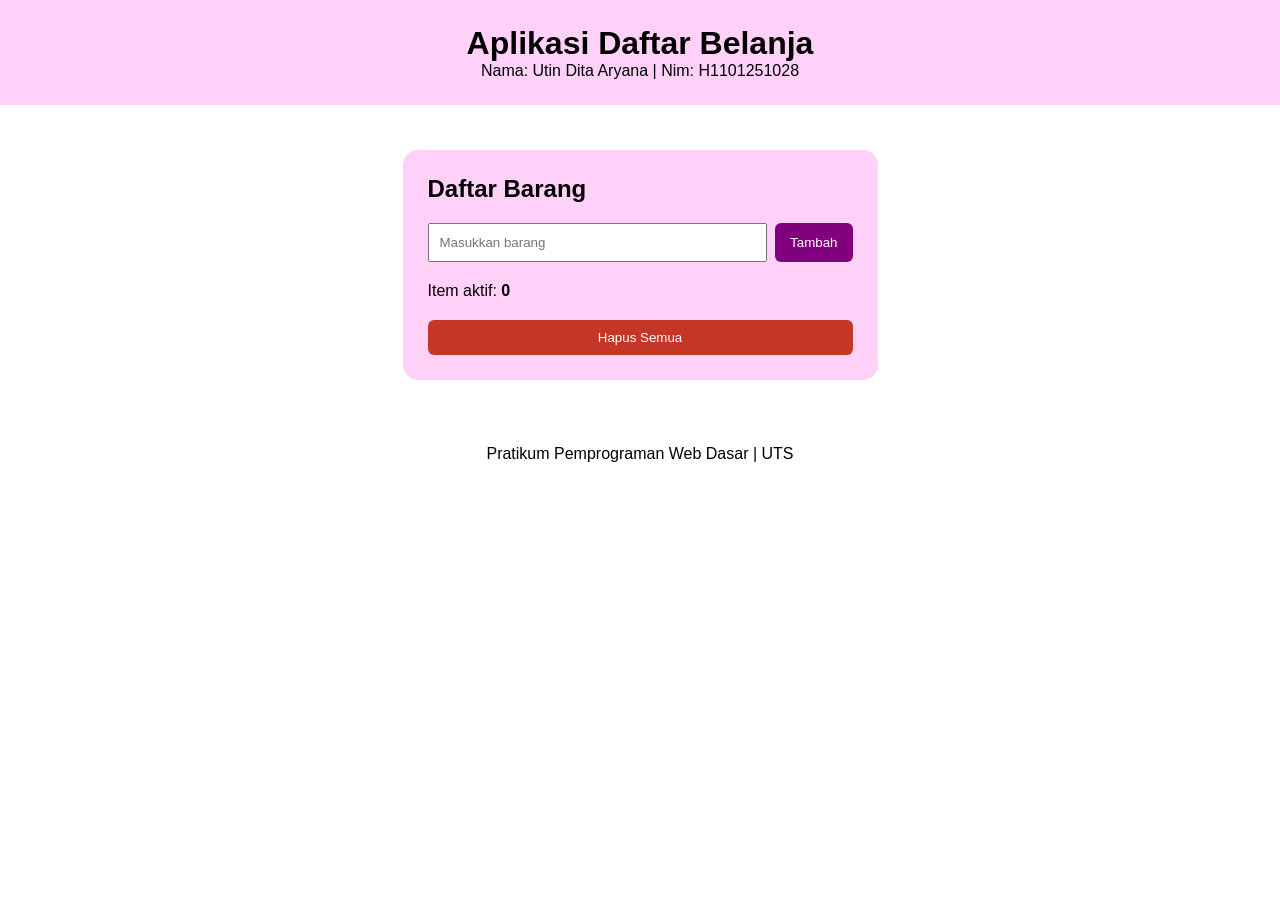
<file: Daftar_Belanja/index.html>
<!DOCTYPE html>
<html lang="id">
<head>
    <meta charset = "UTF-8">
    <meta name= "viewport" content = "width = device-width, initial-scale=1.0">
    <title>Daftar Belanja</title>
    <link rel="stylesheet" href="style.css"
</head>

<Body>

<header class="header">
    <h1>Aplikasi Daftar Belanja</h1>
    <p>Nama: Utin Dita Aryana  |  Nim: H1101251028</p>
</header>

<main>
    <section>
        <h2>Daftar Barang</h2>
         <div class="input">
            <input id="input_nama" placeholder="Masukkan barang">
            <button onclick="tambah_nama()">Tambah</button>
        </div>

        <p>Item aktif: <b id= "count_nama">0</b></p>
        <ul id="list_nama"></ul>

        <button class="hapus" onclick="hapusSemua_barang()">
            Hapus Semua
        </button>
    </section>
</main>

<footer>
    <p>Pratikum Pemprograman Web Dasar | UTS </p>
</footer>

<script>src="script.js"</script>

</Body>
</file>
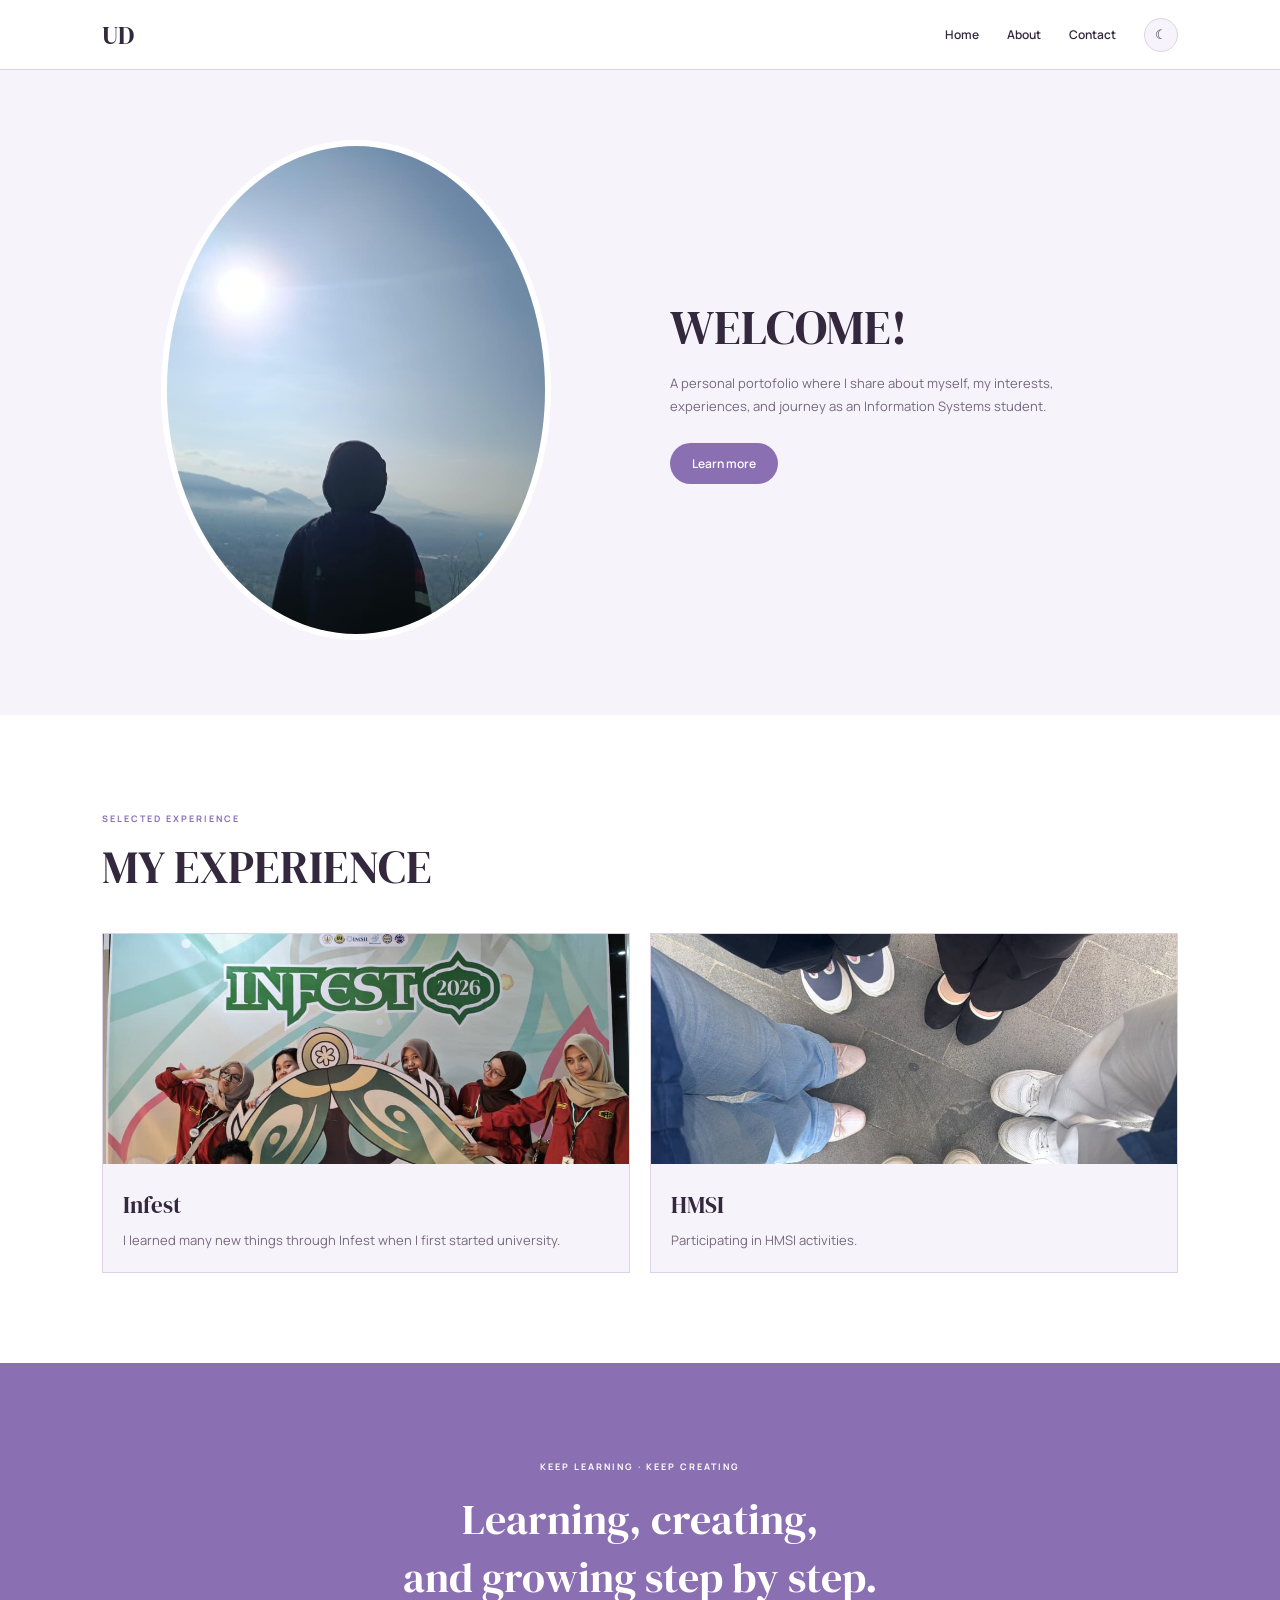
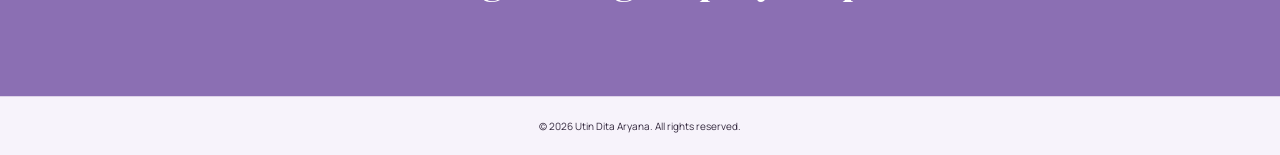
<file: portofolio/index.html>
<!DOCTYPE html>
<html lang="id">
<head>
<meta charset="UTF-8">
<meta name="viewport" content="width=device-width,initial-scale=1">
<title>Utin Dita Aryana | Portfolio</title>
<link rel="stylesheet" href="css/style.css">
</head>

<body>

<nav>
  <a href="index.html" class="logo">UD</a>

  <div class="nav-links">
    <a href="index.html">Home</a>
    <a href="about.html">About</a>
    <a href="contact.html">Contact</a>
    <button id="theme">☾</button>
  </div>
</nav>

<main>

  <section class="hero">

    <div class="hero-image">
      <img src="images/me.jpeg" alt="Foto profil">
    </div>

    <div class="hero-text">

      <h1>WELCOME!</h1>

      <p>
       A personal portofolio where I share about myself, my interests, experiences, 
       and journey as an Information Systems student.
      </p>

      <a href="about.html" class="btn">Learn more</a>

    </div>

  </section>

  <section class="experience">

    <div class="section-top">
      <span class="eyebrow">SELECTED EXPERIENCE</span>
      <h2>MY EXPERIENCE</h2>
    </div>

    <div class="experience-grid">

      <article class="experience-card">
        <img src="images/infest.jpeg" alt="Infest">

        <div class="card-info">
          <h3>Infest</h3>
          <p>I learned many new things through Infest when I first started university.</p>
        </div>
      </article>

      <article class="experience-card">
        <img src="images/HMSI.jpeg" alt="MLT">

        <div class="card-info">
          <h3>HMSI</h3>
          <p>Participating in HMSI activities.</p>
        </div>
      </article>

    </div>

  </section>

  <section class="quote">
    <span>KEEP LEARNING · KEEP CREATING</span>
    <h2>Learning, creating,<br>and growing step by step.</h2>
  </section>

</main>

<footer>© 2026 Utin Dita Aryana. All rights reserved.</footer>

<script src="js/main.js"></script>

</body>
</html>
</file>
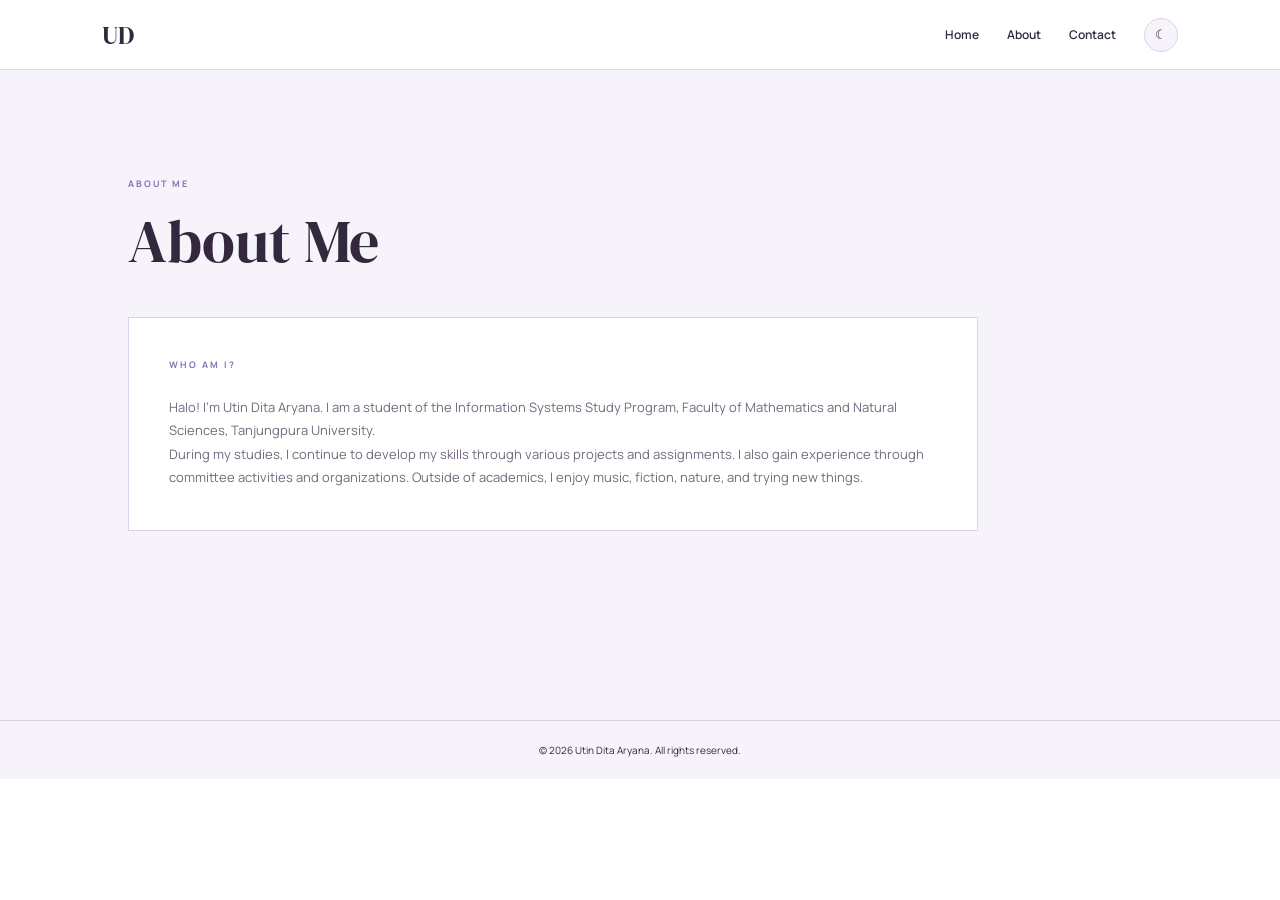
<file: portofolio/about.html>
<!DOCTYPE html>
<html lang="id">
<head>
<meta charset="UTF-8">
<meta name="viewport" content="width=device-width,initial-scale=1">
<title>About | Utin Dita Aryana</title>
<link rel="stylesheet" href="css/style.css">
</head>

<body>
<nav>
  <a href="index.html" class="logo">UD</a>

  <div class="nav-links">
    <a href="index.html">Home</a>
    <a href="about.html">About</a>
    <a href="contact.html">Contact</a>
    <button id="theme">☾</button>
  </div>
</nav>

<main class="page">
  <span class="eyebrow">ABOUT ME</span>
  <h1>About Me</h1>

  <div class="about-box">
    <span class="about-label">WHO AM I?</span>

    <p>
     Halo! I'm Utin Dita Aryana. 
     I am a student of the Information Systems Study Program, 
     Faculty of Mathematics and Natural Sciences, 
     Tanjungpura University.
    </p>

    <p>
      During my studies, I continue to develop my skills through various projects and assignments. 
      I also gain experience through committee activities and organizations. 
      Outside of academics, I enjoy music, fiction, nature, and trying new things.
    </p>
  </div>
</main>

<footer>© 2026 Utin Dita Aryana. All rights reserved.</footer>

<script src="js/main.js"></script>
</body>
</html>
</file>
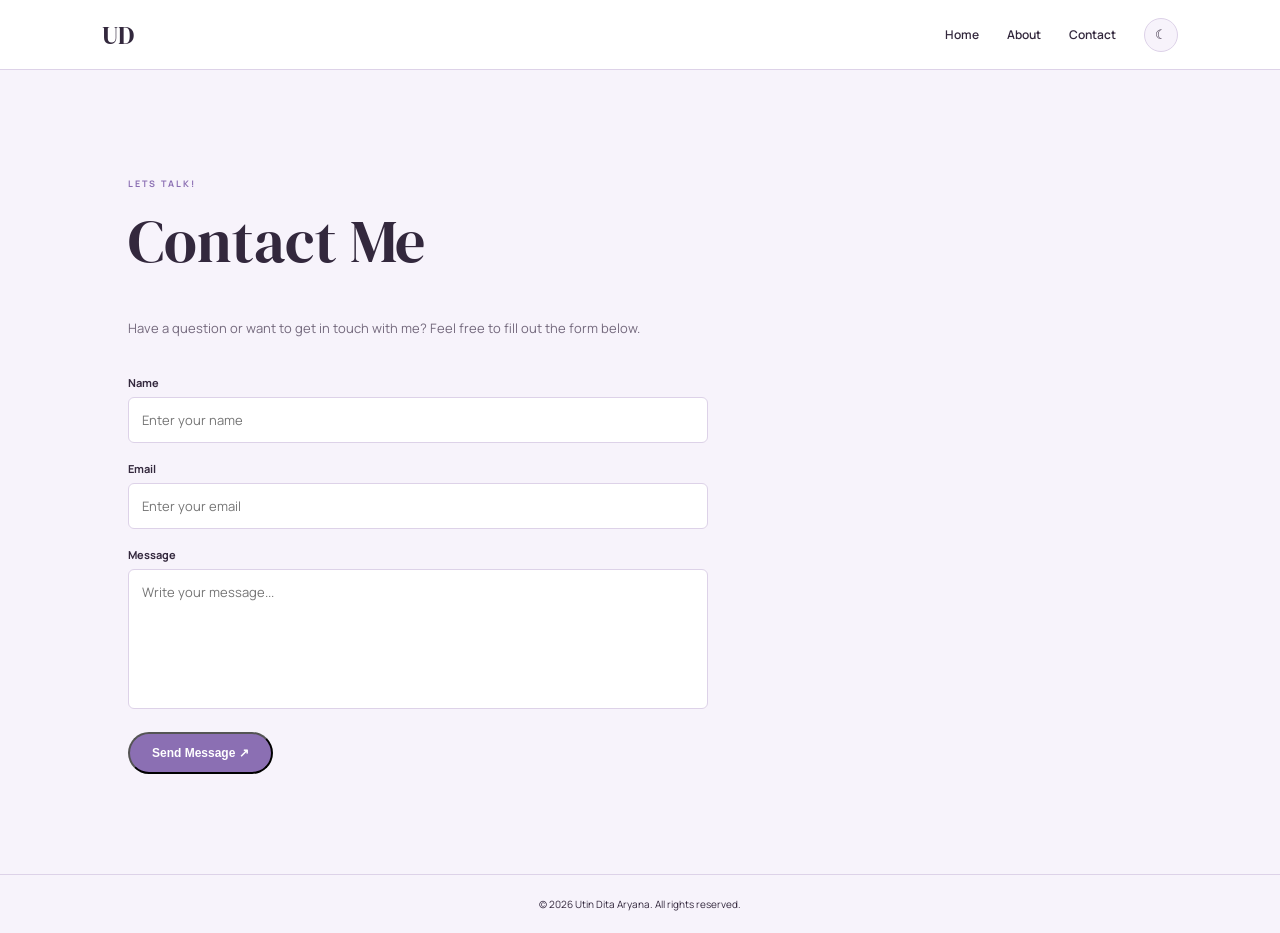
<file: portofolio/contact.html>
<!DOCTYPE html>
<html lang="id">
<head>
<meta charset="UTF-8">
<meta name="viewport" content="width=device-width,initial-scale=1">
<title>Contact | Utin Dita Aryana</title>
<link rel="stylesheet" href="css/style.css">
</head>

<body>
<nav>
  <a href="index.html" class="logo">UD</a>

  <div class="nav-links">
    <a href="index.html">Home</a>
    <a href="about.html">About</a>
    <a href="contact.html">Contact</a>
    <button id="theme">☾</button>
  </div>
</nav>

<main class="page contact-page">
  <span class="eyebrow">LETS TALK!</span>
  <h1>Contact Me</h1>

    <p class="contact-intro">
        Have a question or want to get in touch with me?
        Feel free to fill out the form below.
    </p>

    <form action="https://formsubmit.co/h1101251028@student.untan.ac.id" method="POST" id="contactForm">
        <label for="name">Name</label>
        <input type="text" id="name" name="name" placeholder="Enter your name">

        <label for="email">Email</label>
        <input type="email" id="email" name="email" placeholder="Enter your email">

        <label for="message">Message</label>
        <textarea id="message" name="message" placeholder="Write your message..."></textarea>

        <button type="submit" class="btn">Send Message ↗</button>
    </form>
</main>

<footer>© 2026 Utin Dita Aryana. All rights reserved.</footer>

<script src="js/main.js"></script>
</body>
</html>
</file>
<file: Daftar_Belanja/style.css>
* {
    box-sizing: border-box;
    margin: 0;
    padding: 0;
}

body {
    font-family: Arial;
    background: #ffffff;
    color: #000000;
}

header {
    background: #ffd1f9;
    color: #000000;
    text-align: center;
    padding: 25px;
}

main {
    max-width: 505px;
    margin: 30px auto;
    padding: 15px;
}

section {
    background: #ffd1f9;
    padding: 25px;
    border-radius: 15px;
}

.input {
    display: flex;
    gap: 8px;
    margin: 20px 0;
}

input {
    flex: 1;
    padding: 10px;
}

button {
    padding: 10px 15px;
    border: 0;
    border-radius: 6px;
    background: #81007d;
    color: #ffffff;
    cursor: pointer;
}

li {
    display: flex;
    gap: 10px;
    align-items: center;
    padding: 10px 0;
    border-bottom: 1px solid #ffffff;
}

li span {
    flex: 1;
}

.selesai {
    text-decoration: line-through;
    color: #888;
}

.hapus {
    margin-top: 20px;
    background: #c43626;
    width: 100%;
}

footer {
    text-align: center;
    padding: 20px;
}

@media (max-width: 600px) {
    .input {
        flex-direction: column;
    }

    .input button {
        width: 100%;
    }
}
</file>
<file: portofolio/css/style.css>
@import url('https://fonts.googleapis.com/css2?family=DM+Serif+Display&family=Manrope:wght@400;500;600;700&display=swap');

:root {
    --purple: #8b6fb3;
    --light: #f7f3fb;
    --white: #fff;
    --text: #33283d;
    --muted: #74697d;
    --border: #ddd2e8;
}

body.dark {
    --purple: #a98bc9;
    --light: #1d1724;
    --white: #000;
    --text: #f1eafa;
    --muted: #c5b8d1;
    --border: #392c46;
}

* {
    margin: 0;
    padding: 0;
    box-sizing: border-box;
}

body {
    font-family: 'Manrope', sans-serif;
    color: var(--text);
    background: var(--white);
}

a {
    text-decoration: none;
    color: inherit;
}

nav {
    height: 70px;
    padding: 0 8%;
    display: flex;
    align-items: center;
    justify-content: space-between;
    background: var(--white);
    border-bottom: 1px solid var(--border);
    position: sticky;
    top: 0;
    z-index: 10;
}

.logo {
    font: 25px 'DM Serif Display', serif;
}

.nav-links {
    display: flex;
    align-items: center;
    gap: 28px;
}

.nav-links a {
    font-size: 12px;
    font-weight: 600;
}

.nav-links a:hover {
    color: var(--purple);
}

#theme {
    width: 34px;
    height: 34px;
    border: 1px solid var(--border);
    border-radius: 50%;
    background: var(--light);
    color: var(--text);
    cursor: pointer;
}

.hero {
    min-height: 520px;
    padding: 70px 8%;
    display: grid;
    grid-template-columns: 1fr 1fr;
    align-items: center;
    gap: 60px;
    background: var(--light);
}

.hero-image {
    text-align: center;
}

.hero-image img {
    width: 390px;
    height: 500px;
    object-fit: cover;
    border-radius: 50%;
    border: 6px solid var(--white);
}

.hero-text {
    max-width: 500px;
}

.hero h1 {
    margin-bottom: 18px;
    font: 48px/1.1 'DM Serif Display', serif;
}

.hero p {
    max-width: 430px;
    margin-bottom: 25px;
    color: var(--muted);
    font-size: 13px;
    line-height: 1.8;
}

.btn {
    display: inline-block;
    padding: 12px 22px;
    border-radius: 25px;
    background: var(--purple);
    color: var(--white);
    font-size: 12px;
    font-weight: 600;
}

.experience {
    padding: 90px 8%;
}

.eyebrow {
    color: var(--purple);
    font-size: 9px;
    font-weight: 700;
    letter-spacing: 2px;
}

.section-top h2,
.page h1 {
    margin: 8px 0 35px;
    font: 46px 'DM Serif Display', serif;
}

.experience-grid {
    display: grid;
    grid-template-columns: repeat(2, 1fr);
    gap: 20px;
}

.experience-card {
    overflow: hidden;
    background: var(--light);
    border: 1px solid var(--border);
    transition: 0.3s;
}

.experience-card:hover {
    transform: translateY(-3px);
}

.experience-card img {
    width: 100%;
    height: 230px;
    object-fit: cover;
}

.card-info {
    padding: 20px;
}

.card-info h3 {
    margin-bottom: 8px;
    font: 23px 'DM Serif Display', serif;
}

.card-info p,
.about-box p,
.contact-intro {
    color: var(--muted);
    font-size: 13px;
    line-height: 1.8;
}

.quote {
    padding: 90px 8%;
    background: var(--purple);
    color: var(--white);
    text-align: center;
}

.quote span {
    font-size: 9px;
    font-weight: 700;
    letter-spacing: 2px;
}

.quote h2 {
    margin-top: 15px;
    font: 42px 'DM Serif Display', serif;
}

footer {
    padding: 22px;
    background: var(--light);
    border-top: 1px solid var(--border);
    text-align: center;
    font-size: 10px;
}

.page {
    min-height: 650px;
    padding: 100px 10%;
    background: var(--light);
}

.page h1 {
    font-size: 60px;
}

.about-box {
    max-width: 850px;
    padding: 40px;
    background: var(--white);
    border: 1px solid var(--border);
}

.about-label {
    display: block;
    margin-bottom: 25px;
    color: var(--purple);
    font-size: 9px;
    font-weight: 700;
    letter-spacing: 2px;
}

form {
    max-width: 580px;
    margin-top: 35px;
}

label {
    display: block;
    margin-bottom: 7px;
    font-size: 11px;
    font-weight: 700;
}

input,
textarea {
    width: 100%;
    padding: 13px;
    margin-bottom: 18px;
    border: 1px solid var(--border);
    border-radius: 6px;
    background: var(--white);
    color: var(--text);
    font: 13px 'Manrope', sans-serif;
}

textarea {
    height: 140px;
    resize: none;
}

@media (max-width: 700px) {
    .hero {
        grid-template-columns: 1fr;
        padding: 60px 8%;
    }

    .hero-image img {
        width: 280px;
        height: 380px;
    }

    .hero h1 {
        font-size: 40px;
    }

    .experience-grid {
        grid-template-columns: 1fr;
    }

    .nav-links {
        gap: 12px;
    }

    .page h1 {
        font-size: 50px;
    }

    .quote h2 {
        font-size: 32px;
    }
}
</file>
